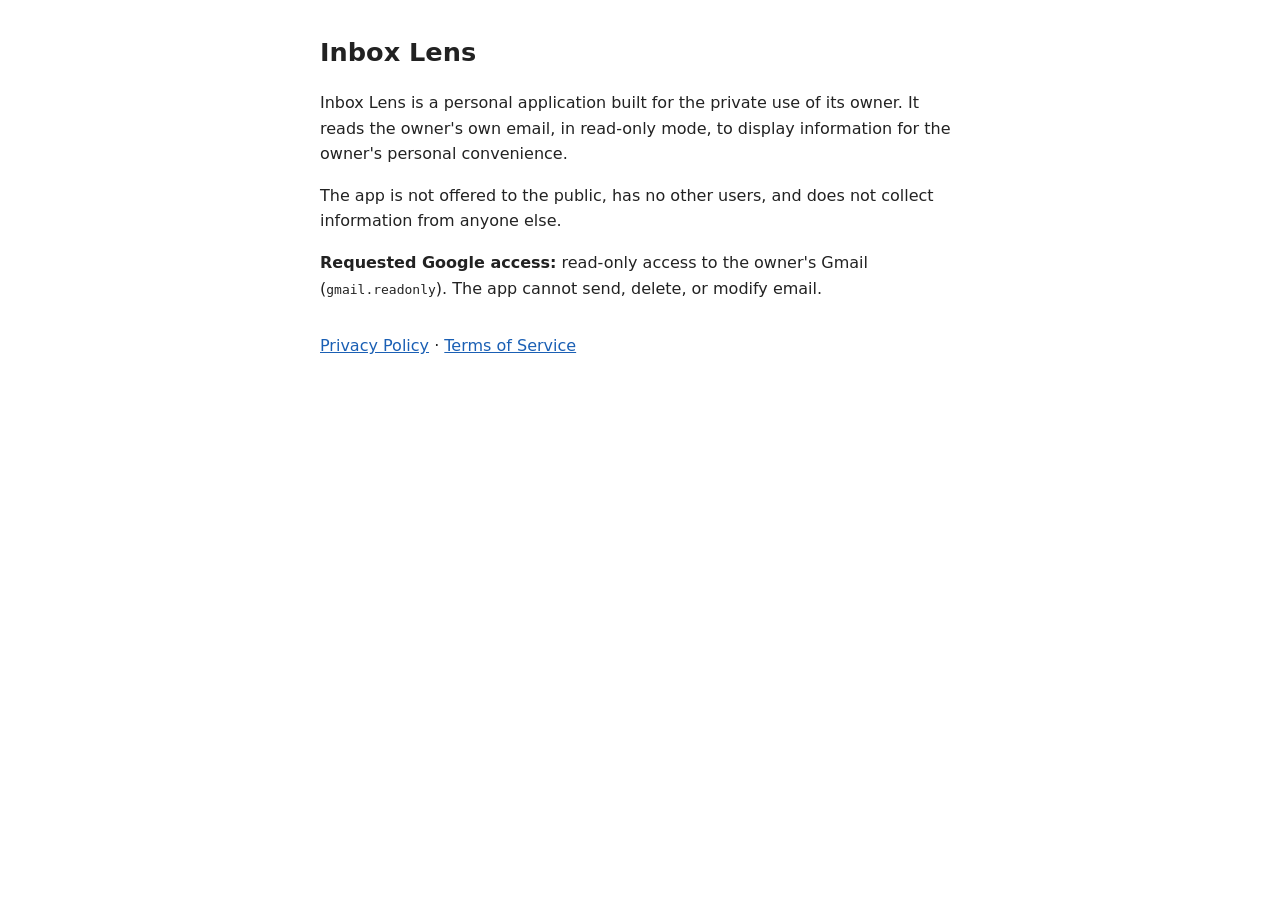
<file: index.html>
<!DOCTYPE html>
<html lang="en">
<head>
<meta charset="utf-8">
<meta name="viewport" content="width=device-width, initial-scale=1">
<meta name="robots" content="noindex, nofollow">
<meta name="referrer" content="no-referrer">
<title>Inbox Lens</title>
<link rel="stylesheet" href="style.css">
</head>
<body>
<h1>Inbox Lens</h1>
<p>Inbox Lens is a personal application built for the private use of its owner. It reads the owner's own email, in read-only mode, to display information for the owner's personal convenience.</p>
<p>The app is not offered to the public, has no other users, and does not collect information from anyone else.</p>
<p><strong>Requested Google access:</strong> read-only access to the owner's Gmail (<code>gmail.readonly</code>). The app cannot send, delete, or modify email.</p>
<nav><a href="privacy.html">Privacy Policy</a> &middot; <a href="terms.html">Terms of Service</a></nav>
</body>
</html>
</file>
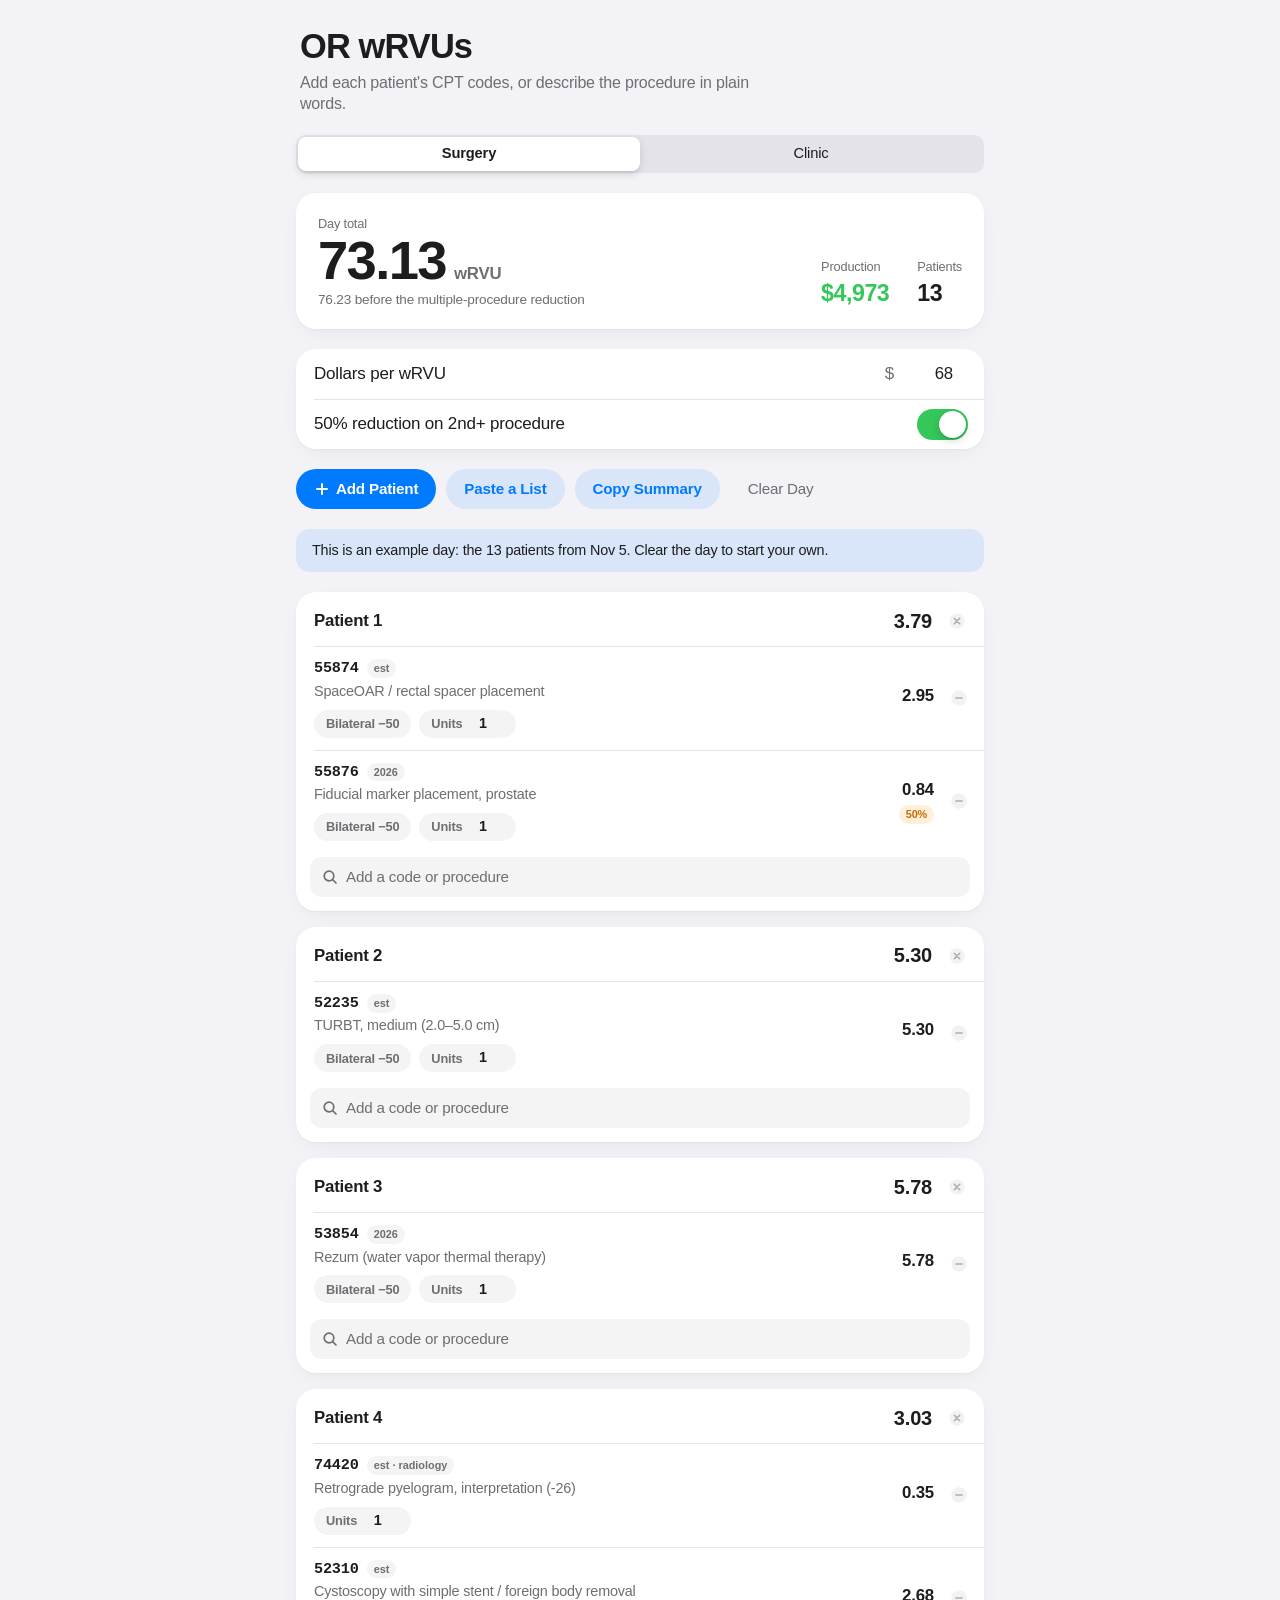
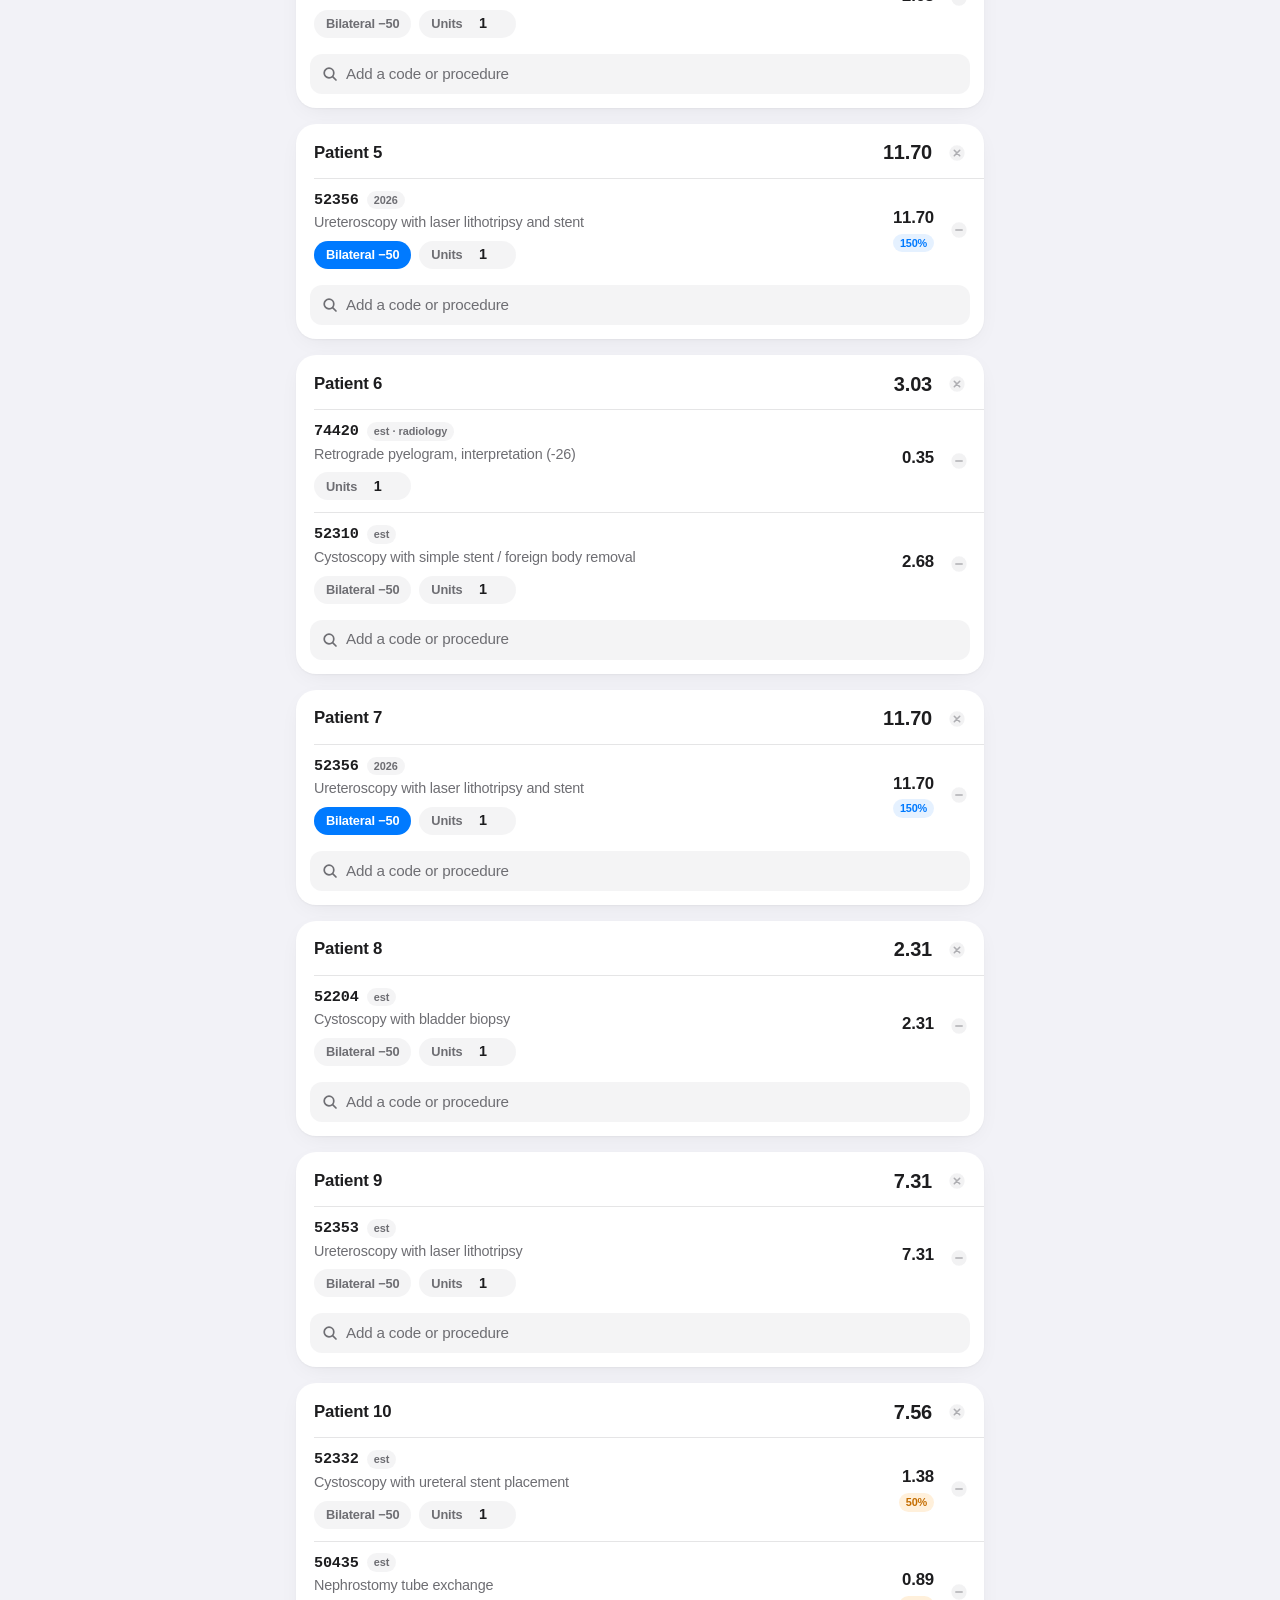
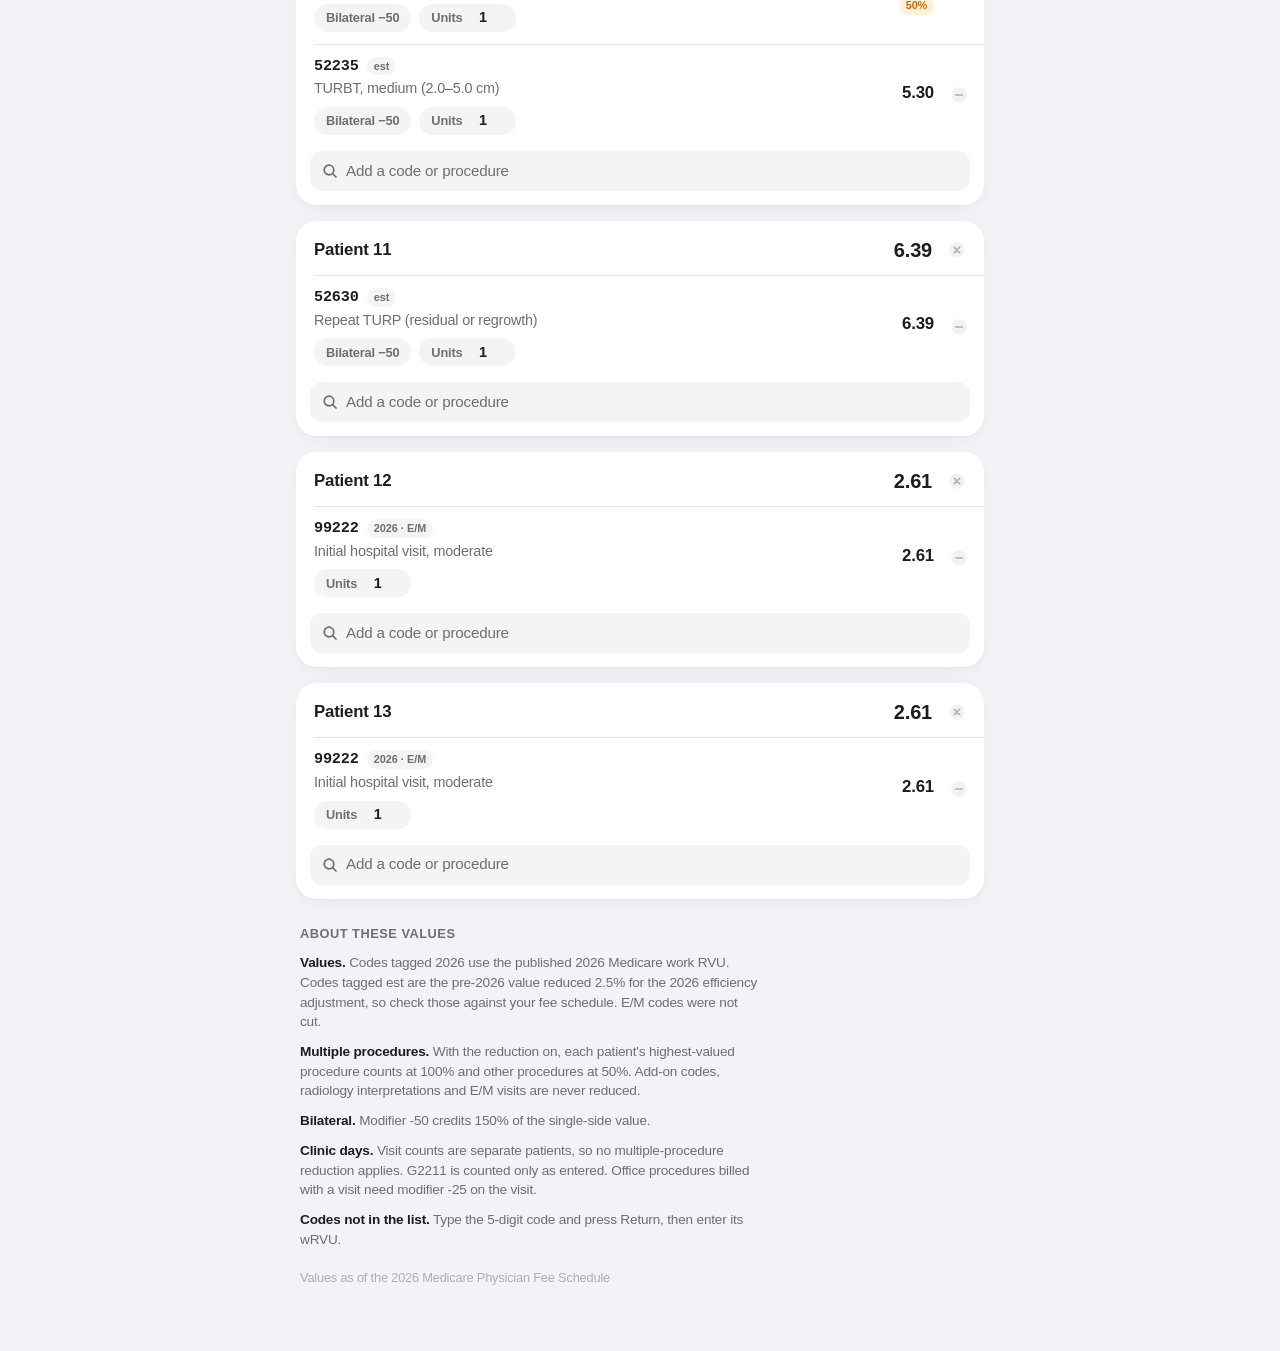
<file: wrvu/index.html>
<!doctype html>
<html lang="en">
<head>
<meta charset="utf-8">
<meta name="viewport" content="width=device-width, initial-scale=1, viewport-fit=cover">
<title>OR wRVUs</title>
<meta name="description" content="Estimate a surgery day's work RVU total from CPT codes or procedure descriptions.">
<meta name="robots" content="noindex">
<link rel="manifest" href="manifest.webmanifest">
<link rel="icon" type="image/png" sizes="192x192" href="icons/icon-192.png">
<link rel="apple-touch-icon" href="icons/apple-touch-icon.png">
<meta name="apple-mobile-web-app-capable" content="yes">
<meta name="mobile-web-app-capable" content="yes">
<meta name="apple-mobile-web-app-title" content="OR wRVUs">
<meta name="apple-mobile-web-app-status-bar-style" content="default">
<meta name="theme-color" content="#f2f2f7" media="(prefers-color-scheme: light)">
<meta name="theme-color" content="#000000" media="(prefers-color-scheme: dark)">
<style>
/* Layout: iOS inset-grouped column — large title, summary card, settings group, patient cards; frosted compact bar appears on scroll */
:root{
  color-scheme:light;
  padding-top:env(safe-area-inset-top,0px);padding-bottom:env(safe-area-inset-bottom,0px);
  --bg:#f2f2f7; --card:#ffffff; --elev:#ffffff;
  --fg:#1d1d1f; --secondary:#6e6e73; --tertiary:#aeaeb2;
  --separator:rgba(60,60,67,.13); --fill:rgba(118,118,128,.12); --fill-2:rgba(118,118,128,.08);
  --accent:#007aff; --accent-tint:rgba(0,122,255,.1); --on-accent:#ffffff;
  --orange:#c46d00; --orange-tint:rgba(255,149,0,.14);
  --red:#ff3b30; --green:#34c759;
  --bar:rgba(249,249,251,.78);
  --shadow:0 1px 2px rgba(0,0,0,.04),0 6px 24px -8px rgba(0,0,0,.08);
  --sans:-apple-system,BlinkMacSystemFont,"SF Pro Text","Segoe UI",Roboto,"Helvetica Neue",Arial,sans-serif;
  --display:-apple-system,BlinkMacSystemFont,"SF Pro Display","Segoe UI",Roboto,"Helvetica Neue",Arial,sans-serif;
  --rounded:ui-rounded,"SF Pro Rounded",-apple-system,BlinkMacSystemFont,"Segoe UI",Roboto,sans-serif;
  --mono:ui-monospace,"SF Mono",SFMono-Regular,Menlo,Consolas,monospace;
  --r-card:20px; --r-ctl:12px;
  --seg-on:#ffffff; --seg-shadow:0 3px 8px rgba(0,0,0,.12),0 3px 1px rgba(0,0,0,.04);
}
@media (prefers-color-scheme: dark){:root:not([data-theme="light"]){
  --bg:#000000; --card:#1c1c1e; --elev:#2c2c2e;
  --fg:#f5f5f7; --secondary:#98989f; --tertiary:#636366;
  --separator:rgba(84,84,88,.55); --fill:rgba(118,118,128,.24); --fill-2:rgba(118,118,128,.16);
  --accent:#0a84ff; --accent-tint:rgba(10,132,255,.18); --on-accent:#ffffff;
  --orange:#ffb340; --orange-tint:rgba(255,159,10,.18);
  --red:#ff453a; --green:#30d158;
  --bar:rgba(28,28,30,.72);
  --shadow:0 0 0 1px rgba(255,255,255,.03);
  --seg-on:#636366; --seg-shadow:0 3px 8px rgba(0,0,0,.3);
  color-scheme:dark}}
:root[data-theme="dark"]{
  --bg:#000000; --card:#1c1c1e; --elev:#2c2c2e;
  --fg:#f5f5f7; --secondary:#98989f; --tertiary:#636366;
  --separator:rgba(84,84,88,.55); --fill:rgba(118,118,128,.24); --fill-2:rgba(118,118,128,.16);
  --accent:#0a84ff; --accent-tint:rgba(10,132,255,.18); --on-accent:#ffffff;
  --orange:#ffb340; --orange-tint:rgba(255,159,10,.18);
  --red:#ff453a; --green:#30d158;
  --bar:rgba(28,28,30,.72);
  --shadow:0 0 0 1px rgba(255,255,255,.03);
  --seg-on:#636366; --seg-shadow:0 3px 8px rgba(0,0,0,.3);
  color-scheme:dark}

*{box-sizing:border-box;-webkit-tap-highlight-color:transparent}
html{-webkit-text-size-adjust:100%}
body{margin:0;background:var(--bg);color:var(--fg);font-family:var(--sans);font-size:17px;line-height:1.35;letter-spacing:-.011em;-webkit-font-smoothing:antialiased}
[hidden]{display:none!important}
button,input,select,textarea{font:inherit;color:inherit;letter-spacing:inherit}
button{cursor:pointer;border:0;background:none;padding:0}
:focus-visible{outline:3px solid var(--accent-tint);outline-offset:2px;border-radius:10px}
.num{font-variant-numeric:tabular-nums}

.wrap{max-width:720px;margin:0 auto;padding-left:max(16px,env(safe-area-inset-left,0px));padding-right:max(16px,env(safe-area-inset-right,0px));padding-block:28px 64px;display:flex;flex-direction:column;gap:20px}
.card{background:var(--card);border-radius:var(--r-card);box-shadow:var(--shadow)}

/* large title */
.hero{padding:0 4px;display:flex;flex-direction:column;gap:6px}
h1{font-family:var(--display);font-size:2.15rem;font-weight:700;letter-spacing:-.025em;margin:0;line-height:1.1}
.sub{margin:0;color:var(--secondary);font-size:1rem;max-width:52ch}

/* frosted compact bar */
.topbar{position:fixed;inset:0 0 auto;z-index:30;padding-top:env(safe-area-inset-top,0px);background:var(--bar);-webkit-backdrop-filter:saturate(180%) blur(20px);backdrop-filter:saturate(180%) blur(20px);border-bottom:.5px solid var(--separator);transform:translateY(-100%);opacity:0;transition:transform .28s cubic-bezier(.2,.8,.2,1),opacity .2s;pointer-events:none}
.topbar.show{transform:none;opacity:1;pointer-events:auto}
.topbar-in{max-width:720px;margin:0 auto;padding-left:max(20px,env(safe-area-inset-left,0px));padding-right:max(20px,env(safe-area-inset-right,0px));padding-block:11px;display:flex;align-items:baseline;justify-content:space-between;gap:12px}
.tb-title{font-weight:600;font-size:1rem}
.tb-stats{font-family:var(--rounded);font-variant-numeric:tabular-nums;color:var(--secondary);font-size:.95rem;white-space:nowrap}
.tb-stats b{color:var(--fg);font-weight:600}

/* summary */
.summary{padding:22px 22px 20px;display:flex;flex-wrap:wrap;gap:18px 24px;align-items:flex-end;justify-content:space-between}
.eyebrow{font-size:.8rem;font-weight:500;color:var(--secondary)}
.sum-main{display:flex;flex-direction:column;gap:2px;min-width:0}
.big{display:flex;align-items:baseline;gap:8px}
.big #tot{font-family:var(--rounded);font-size:3.4rem;font-weight:700;letter-spacing:-.03em;line-height:1;font-variant-numeric:tabular-nums}
.big .unit{font-family:var(--rounded);font-size:1.05rem;font-weight:600;color:var(--secondary)}
.alt{font-size:.85rem;color:var(--secondary);min-height:1.2em;font-variant-numeric:tabular-nums}
.sum-side{display:flex;gap:28px}
.kv{display:flex;flex-direction:column;gap:2px}
.kv-v{font-family:var(--rounded);font-size:1.45rem;font-weight:600;letter-spacing:-.02em;font-variant-numeric:tabular-nums}
.kv-v.money{color:var(--green)}

/* grouped settings */
.group{overflow:hidden}
.row{display:flex;align-items:center;justify-content:space-between;gap:12px;min-height:50px;padding:8px 16px 8px 18px;position:relative}
.row+.row::before{content:"";position:absolute;top:0;left:18px;right:0;border-top:.5px solid var(--separator)}
.rate-wrap{display:flex;align-items:center;gap:2px;color:var(--secondary)}
.rate{width:72px;text-align:right;border:0;background:transparent;font-family:var(--rounded);font-size:1.05rem;font-variant-numeric:tabular-nums;color:var(--fg);padding:4px 0}
.rate:focus{outline:none;color:var(--accent)}
.switch{appearance:none;-webkit-appearance:none;flex:none;width:51px;height:31px;border-radius:999px;background:var(--fill);position:relative;cursor:pointer;transition:background .2s;margin:0}
.switch::after{content:"";position:absolute;top:2px;left:2px;width:27px;height:27px;border-radius:50%;background:#fff;box-shadow:0 3px 8px rgba(0,0,0,.15),0 1px 1px rgba(0,0,0,.16);transition:transform .22s cubic-bezier(.2,.8,.2,1)}
.switch:checked{background:var(--green)}
.switch:checked::after{transform:translateX(20px)}

/* actions */
.actions{display:flex;flex-wrap:wrap;gap:10px}
.btn{height:40px;padding:0 18px;border-radius:999px;font-size:.95rem;font-weight:600;background:var(--accent-tint);color:var(--accent);display:inline-flex;align-items:center;gap:6px;transition:transform .12s,filter .15s}
.btn:active{transform:scale(.97)}
.btn.primary{background:var(--accent);color:var(--on-accent)}
.btn.plain{background:transparent;color:var(--secondary);font-weight:500}
.btn.plain.armed{color:var(--red)}
.btn svg{width:16px;height:16px}

.paste{padding:16px;display:flex;flex-direction:column;gap:12px}
.paste textarea{width:100%;min-height:130px;border:0;border-radius:var(--r-ctl);background:var(--fill-2);padding:12px 14px;font-family:var(--mono);font-size:.85rem;line-height:1.5;resize:vertical}
.paste textarea:focus{outline:none;box-shadow:0 0 0 3px var(--accent-tint)}
.hint{font-size:.85rem;color:var(--secondary)}
.callout{font-size:.9rem;background:var(--accent-tint);color:var(--fg);border-radius:14px;padding:12px 16px}

/* patients */
.list{display:flex;flex-direction:column;gap:16px}
.pt{overflow:visible}
.pt-head{display:flex;align-items:center;gap:10px;padding:14px 12px 10px 18px}
.pt-label{flex:1;min-width:0;border:0;background:transparent;font-weight:600;font-size:1.05rem;padding:2px 0;color:var(--fg)}
.pt-label::placeholder{color:var(--fg);opacity:1}
.pt-label:focus{outline:none}
.pt-label:focus::placeholder{color:var(--tertiary)}
.pt-total{font-family:var(--rounded);font-weight:700;font-size:1.25rem;font-variant-numeric:tabular-nums;letter-spacing:-.01em}
.icon-btn{width:30px;height:30px;border-radius:50%;display:inline-flex;align-items:center;justify-content:center;color:var(--tertiary);flex:none;transition:color .15s,background .15s}
.icon-btn:hover{color:var(--red);background:var(--fill-2)}
.icon-btn svg{width:18px;height:18px}
.lines{list-style:none;margin:0;padding:0}
.line{display:grid;grid-template-columns:1fr auto auto;gap:4px 10px;align-items:center;padding:12px 10px 12px 18px;position:relative}
.line::before{content:"";position:absolute;top:0;left:18px;right:0;border-top:.5px solid var(--separator)}
.l-main{min-width:0;display:flex;flex-direction:column;gap:3px}
.l-code{display:flex;align-items:center;gap:8px;font-family:var(--mono);font-weight:600;font-size:.95rem}
.tag{font-family:var(--sans);font-size:.68rem;font-weight:600;color:var(--secondary);background:var(--fill-2);padding:2px 7px;border-radius:999px;letter-spacing:0}
.l-desc{font-size:.9rem;color:var(--secondary);line-height:1.3}
.l-ctrl{display:flex;flex-wrap:wrap;gap:8px;margin-top:6px;align-items:center}
.pill-toggle{height:28px;padding:0 12px;border-radius:999px;font-size:.8rem;font-weight:600;background:var(--fill-2);color:var(--secondary);transition:background .15s,color .15s}
.pill-toggle.on{background:var(--accent);color:var(--on-accent)}
.units-wrap{display:inline-flex;align-items:center;gap:6px;height:28px;padding:0 4px 0 12px;border-radius:999px;background:var(--fill-2);font-size:.8rem;font-weight:600;color:var(--secondary)}
.units,.custom{width:44px;border:0;background:transparent;font-family:var(--rounded);font-variant-numeric:tabular-nums;text-align:center;font-size:.9rem;color:var(--fg);padding:2px 0}
.custom{width:64px;background:var(--fill-2);border-radius:8px;padding:4px 6px;margin-top:2px}
.units:focus,.custom:focus{outline:none;color:var(--accent)}
.l-val{display:flex;flex-direction:column;align-items:flex-end;gap:4px;font-family:var(--rounded);font-weight:600;font-size:1.05rem;font-variant-numeric:tabular-nums;white-space:nowrap}
.chips{display:flex;gap:4px}
.chip{font-family:var(--sans);font-size:.68rem;font-weight:600;padding:2px 7px;border-radius:999px}
.chip.half{background:var(--orange-tint);color:var(--orange)}
.chip.bil{background:var(--accent-tint);color:var(--accent)}

.add{position:relative;padding:4px 14px 14px}
.search{display:flex;align-items:center;gap:8px;height:40px;padding:0 12px;border-radius:var(--r-ctl);background:var(--fill-2);color:var(--secondary);transition:box-shadow .15s}
.search:focus-within{box-shadow:0 0 0 3px var(--accent-tint)}
.search svg{width:16px;height:16px;flex:none}
.search input{flex:1;min-width:0;border:0;background:transparent;font-size:.95rem;color:var(--fg);padding:0}
.search input::placeholder{color:var(--secondary)}
.search input:focus{outline:none}
.sugg{position:absolute;left:14px;right:14px;top:calc(100% - 8px);z-index:20;list-style:none;margin:0;padding:6px;background:var(--elev);border-radius:16px;box-shadow:0 0 0 .5px var(--separator),0 18px 48px -12px rgba(0,0,0,.28);max-height:320px;overflow-y:auto}
.sugg li{display:flex;gap:12px;align-items:baseline;padding:10px 12px;border-radius:10px;cursor:pointer;font-size:.9rem}
.sugg li.on,.sugg li:hover{background:var(--accent-tint)}
.sugg .c{font-family:var(--mono);font-weight:600;min-width:52px}
.sugg .d{flex:1;min-width:0;color:var(--fg)}
.sugg .w{font-family:var(--rounded);color:var(--secondary);font-variant-numeric:tabular-nums}

.empty{padding:40px 24px;text-align:center;color:var(--secondary);display:flex;flex-direction:column;gap:6px;align-items:center}
.empty b{color:var(--fg);font-size:1.05rem}

.notes{padding:0 4px;display:flex;flex-direction:column;gap:10px;font-size:.85rem;color:var(--secondary);line-height:1.45;max-width:62ch}
.notes h2{font-size:.8rem;font-weight:600;text-transform:uppercase;letter-spacing:.04em;color:var(--secondary);margin:6px 0 0}
.notes p{margin:0}
.notes b{color:var(--fg);font-weight:600}
.asof{font-size:.8rem;color:var(--tertiary);padding:0 4px;margin:0}

.toast,.update{position:fixed;left:50%;transform:translateX(-50%);bottom:calc(20px + env(safe-area-inset-bottom,0px));z-index:40;background:var(--bar);-webkit-backdrop-filter:saturate(180%) blur(20px);backdrop-filter:saturate(180%) blur(20px);color:var(--fg);box-shadow:0 0 0 .5px var(--separator),0 12px 36px -10px rgba(0,0,0,.3);border-radius:999px;font-size:.9rem;font-weight:500;max-width:calc(100% - 32px)}
.toast{padding:10px 18px}
.update{display:flex;gap:12px;align-items:center;padding:6px 6px 6px 18px}
.update button{height:32px;padding:0 14px;border-radius:999px;background:var(--accent);color:var(--on-accent);font-weight:600;font-size:.85rem}


/* surgery / clinic switcher */
.seg{display:grid;grid-template-columns:1fr 1fr;padding:2px;border-radius:10px;background:var(--fill);position:relative}
.seg button{position:relative;z-index:1;height:34px;border-radius:8px;font-size:.92rem;font-weight:500;color:var(--fg);transition:background .2s,box-shadow .2s}
.seg button[aria-selected="true"]{background:var(--seg-on);box-shadow:var(--seg-shadow);font-weight:600}
/* clinic counters */
.clinic{display:flex;flex-direction:column;gap:20px}
.grp-title{font-size:.8rem;font-weight:600;text-transform:uppercase;letter-spacing:.04em;color:var(--secondary);margin:0 0 -12px 18px;display:flex;justify-content:space-between;padding-right:18px}
.grp-title span:last-child{font-family:var(--rounded);text-transform:none;letter-spacing:0;font-variant-numeric:tabular-nums}
.crow{display:grid;grid-template-columns:1fr auto auto;align-items:center;gap:12px;min-height:58px;padding:9px 12px 9px 18px;position:relative}
.crow+.crow::before{content:"";position:absolute;top:0;left:18px;right:0;border-top:.5px solid var(--separator)}
.c-main{min-width:0;display:flex;flex-direction:column;gap:1px}
.c-code{font-family:var(--mono);font-weight:600;font-size:.95rem}
.c-desc{font-size:.85rem;color:var(--secondary)}
.c-sub{font-family:var(--rounded);font-size:.95rem;font-weight:600;font-variant-numeric:tabular-nums;color:var(--secondary);min-width:3.4em;text-align:right}
.c-sub.has{color:var(--fg)}
.stepper{display:flex;align-items:center;gap:6px}
.count{width:46px;height:34px;border:0;border-radius:9px;background:transparent;text-align:center;font-family:var(--rounded);font-size:1.15rem;font-weight:600;font-variant-numeric:tabular-nums;color:var(--fg);padding:0}
.count:focus{outline:none;background:var(--fill-2);color:var(--accent)}
.count.zero{color:var(--tertiary)}
.steps{display:flex;background:var(--fill-2);border-radius:9px;height:34px;overflow:hidden}
.steps button{width:44px;display:flex;align-items:center;justify-content:center;color:var(--fg);transition:background .12s}
.steps button:active{background:var(--fill)}
.steps button+button{border-left:.5px solid var(--separator)}
.steps svg{width:14px;height:14px}
@media (max-width:420px){.crow{grid-template-columns:1fr auto;gap:6px 10px}.c-sub{grid-column:1;grid-row:2;text-align:left;font-size:.82rem;min-width:0}.stepper{grid-row:1/3;grid-column:2}}
@media (max-width:560px){
  .wrap{padding-block:16px 56px;gap:16px}
  h1{font-size:2.05rem}
  .summary{padding:18px}
  .big #tot{font-size:2.9rem}
  .sum-side{gap:24px}
  .line{grid-template-columns:1fr auto auto;padding-left:16px}
}
@media (display-mode: standalone){.wrap{padding-block:12px 56px}}
@media (prefers-reduced-motion:reduce){*{transition:none!important}}
</style>
</head>
<body>
<header class="topbar" id="topbar" aria-hidden="true">
  <div class="topbar-in">
    <span class="tb-title">OR wRVUs</span>
    <span class="tb-stats"><b id="tbTot">0.00</b> wRVU · <span id="tbDollars">$0</span> · <span id="tbPts">0</span> <span id="tbUnit">pts</span></span>
  </div>
</header>

<main class="wrap">
  <div class="hero">
    <h1>OR wRVUs</h1>
    <p class="sub" id="heroSub">Add each patient's CPT codes, or describe the procedure in plain words.</p>
  </div>

  <div class="seg" role="tablist" aria-label="Day type">
    <button role="tab" id="tab-surgery" data-tab="surgery" aria-selected="true" aria-controls="surgeryView">Surgery</button>
    <button role="tab" id="tab-clinic" data-tab="clinic" aria-selected="false" aria-controls="clinicView">Clinic</button>
  </div>

  <section class="summary card" id="summary" aria-live="polite">
    <div class="sum-main">
      <span class="eyebrow">Day total</span>
      <div class="big"><span id="tot">0.00</span><span class="unit">wRVU</span></div>
      <span class="alt" id="totAlt"></span>
    </div>
    <div class="sum-side">
      <div class="kv"><span class="eyebrow">Production</span><span class="kv-v money" id="dollars">$0</span></div>
      <div class="kv"><span class="eyebrow" id="countLabel">Patients</span><span class="kv-v" id="ptCount">0</span></div>
    </div>
  </section>

  <section class="group card" aria-label="Settings">
    <label class="row" for="rate"><span>Dollars per wRVU</span><span class="rate-wrap">$<input class="rate" id="rate" type="number" step="1" min="0" value="68" inputmode="decimal"></span></label>
    <label class="row" for="mppr" id="mpprRow"><span>50% reduction on 2nd+ procedure</span><input type="checkbox" id="mppr" class="switch" role="switch" checked></label>
  </section>

  <div class="clinic" id="clinicView" role="tabpanel" aria-labelledby="tab-clinic" hidden></div>

  <div id="surgeryView" role="tabpanel" aria-labelledby="tab-surgery" style="display:contents">
  <div class="actions">
    <button class="btn primary" id="addPt"><svg viewBox="0 0 16 16" aria-hidden="true"><path d="M8 3v10M3 8h10" stroke="currentColor" stroke-width="2" stroke-linecap="round" fill="none"/></svg>Add Patient</button>
    <button class="btn" id="togglePaste">Paste a List</button>
    <button class="btn" id="copy">Copy Summary</button>
    <button class="btn plain" id="clear">Clear Day</button>
  </div>

  <div class="paste card" id="pasteBox" hidden>
    <label for="pasteIn" class="hint">One patient per line. Use codes, descriptions, or both. Add -50 or the word "bilateral" next to a bilateral procedure.</label>
    <textarea id="pasteIn" placeholder="1. 55874, 55876&#10;2. TURBT medium&#10;3. rezum&#10;4. 52356-50&#10;5. ureteroscopy laser with stent bilateral, turp"></textarea>
    <div class="actions"><button class="btn primary" id="doPaste">Add Patients</button><button class="btn plain" id="cancelPaste">Cancel</button></div>
  </div>

  <div class="callout" id="exampleNote" hidden>This is an example day: the 13 patients from Nov 5. Clear the day to start your own.</div>

  <div class="list" id="list"></div>
  </div>

  <section class="notes">
    <h2>About these values</h2>
    <p><b>Values.</b> Codes tagged 2026 use the published 2026 Medicare work RVU. Codes tagged est are the pre-2026 value reduced 2.5% for the 2026 efficiency adjustment, so check those against your fee schedule. E/M codes were not cut.</p>
    <p><b>Multiple procedures.</b> With the reduction on, each patient's highest-valued procedure counts at 100% and other procedures at 50%. Add-on codes, radiology interpretations and E/M visits are never reduced.</p>
    <p><b>Bilateral.</b> Modifier -50 credits 150% of the single-side value.</p>
    <p><b>Clinic days.</b> Visit counts are separate patients, so no multiple-procedure reduction applies. G2211 is counted only as entered. Office procedures billed with a visit need modifier -25 on the visit.</p>
    <p><b>Codes not in the list.</b> Type the 5-digit code and press Return, then enter its wRVU.</p>
  </section>
  <p class="asof">Values as of the 2026 Medicare Physician Fee Schedule</p>
</main>

<div class="update" id="updateBar" role="status" hidden><span>Update available</span><button id="updateBtn">Refresh</button></div>

<script>
// [description, work RVU, source ('26' published 2026 | 'e' pre-2026 x 0.975), search keywords, type ('p' procedure | 'a' add-on | 'r' radiology | 'm' E/M)]
const C={
'52000':['Cystoscopy, diagnostic',1.49,'e','cysto cystourethroscopy office flexible','p'],
'52001':['Cystoscopy with clot evacuation',2.31,'e','cysto clot evac hematuria irrigation','p'],
'52005':['Cystoscopy with ureteral catheterization / retrograde',2.31,'e','cysto retrograde pyelogram rpg ureteral catheter','p'],
'52007':['Cystoscopy with retrograde and ureteral brush biopsy',2.94,'e','cysto brushing brush biopsy ureter','p'],
'52204':['Cystoscopy with bladder biopsy',2.31,'e','cysto bladder biopsy cold cup','p'],
'52214':['Cystoscopy with fulguration (trigone, bladder neck, prostatic fossa)',3.41,'e','fulguration cautery bleeding','p'],
'52224':['Cystoscopy with fulguration/resection of minor lesions (<0.5 cm)',3.06,'e','fulguration small tumor lesion','p'],
'52234':['TURBT, small (0.5–2.0 cm)',4.50,'26','turbt bladder tumor resection small','p'],
'52235':['TURBT, medium (2.0–5.0 cm)',5.30,'e','turbt bladder tumor resection medium','p'],
'52240':['TURBT, large (>5.0 cm)',7.31,'e','turbt bladder tumor resection large','p'],
'52265':['Cystoscopy with bladder hydrodistension, local anesthesia',2.87,'26','hydrodistension ic interstitial cystitis','p'],
'52281':['Cystoscopy with urethral dilation / calibration',2.68,'e','urethral dilation stricture meatotomy calibration','p'],
'52287':['Cystoscopy with Botox (chemodenervation) of bladder',3.12,'e','botox bladder injection oab chemodenervation','p'],
'52301':['Cystoscopy with resection/fulguration of ectopic ureterocele',5.36,'26','ureterocele','p'],
'52310':['Cystoscopy with simple stent / foreign body removal',2.68,'e','stent removal pull foreign body simple','p'],
'52315':['Cystoscopy with complicated stent / foreign body removal',5.07,'26','stent removal complex complicated encrusted foreign body','p'],
'52317':['Litholapaxy, simple (<2.5 cm)',6.54,'e','bladder stone litholapaxy cystolitholapaxy simple','p'],
'52318':['Litholapaxy, complicated or >2.5 cm',8.95,'e','bladder stone litholapaxy cystolitholapaxy complex large','p'],
'52320':['Cystoscopy with ureteral stone removal',4.57,'e','ureteral stone basket removal','p'],
'52325':['Cystoscopy with ureteral stone fragmentation',6.00,'e','ureteral stone fragmentation lithotripsy','p'],
'52330':['Cystoscopy with ureteral manipulation of stone',4.90,'e','stone manipulation push back','p'],
'52332':['Cystoscopy with ureteral stent placement',2.75,'e','stent placement insertion jj double j','p'],
'52334':['Cystoscopy with retrograde nephrostomy access',4.70,'e','retrograde nephrostomy access','p'],
'52351':['Ureteroscopy, diagnostic',5.61,'e','urs ureteroscopy diagnostic','p'],
'52352':['Ureteroscopy with stone removal/manipulation',6.58,'e','urs ureteroscopy basket stone removal extraction','p'],
'52353':['Ureteroscopy with laser lithotripsy',7.31,'e','urs ureteroscopy laser lithotripsy stone cvac','p'],
'52354':['Ureteroscopy with biopsy and/or fulguration',7.15,'e','urs ureteroscopy biopsy fulguration upper tract','p'],
'52355':['Ureteroscopy with resection of ureteral/renal tumor',8.78,'e','urs ureteroscopy tumor resection ablation utuc','p'],
'52356':['Ureteroscopy with laser lithotripsy and stent',7.80,'26','urs ureteroscopy laser lithotripsy stent stone cvac','p'],
'52441':['UroLift, first implant',3.90,'e','urolift prostatic urethral lift pul implant','p'],
'52442':['UroLift, each additional implant',0.98,'e','urolift additional implant','a'],
'52450':['TUIP (transurethral incision of prostate)',7.59,'e','tuip incision prostate','p'],
'52601':['TURP',12.83,'e','turp transurethral resection prostate','p'],
'52630':['Repeat TURP (residual or regrowth)',6.39,'e','turp repeat redo residual regrowth','p'],
'52640':['Transurethral resection of bladder neck contracture',4.61,'e','bladder neck contracture bnc','p'],
'52648':['GreenLight PVP (laser vaporization of prostate)',11.85,'e','greenlight pvp photovaporization laser prostate','p'],
'52649':['HoLEP (laser enucleation of prostate)',14.20,'e','holep enucleation laser prostate','p'],
'53854':['Rezum (water vapor thermal therapy)',5.78,'26','rezum water vapor steam prostate','p'],
'53852':['Prostate RF thermotherapy (TUNA)',5.78,'26','tuna radiofrequency thermotherapy','p'],
'50080':['PCNL, simple (≤2 cm)',12.10,'26','pcnl percutaneous nephrolithotomy simple','p'],
'50081':['PCNL, complex (>2 cm, staghorn, multiple)',20.39,'26','pcnl percutaneous nephrolithotomy complex staghorn','p'],
'50432':['Nephrostomy tube placement, percutaneous',4.14,'e','nephrostomy tube placement pcn','p'],
'50435':['Nephrostomy tube exchange',1.77,'e','nephrostomy tube exchange change pcn','p'],
'50590':['ESWL (shock wave lithotripsy)',9.53,'e','eswl swl shock wave lithotripsy','p'],
'54161':['Circumcision, surgical (older than 28 days)',4.48,'e','circumcision','p'],
'54520':['Orchiectomy, simple',5.17,'e','orchiectomy simple castration','p'],
'54640':['Orchiopexy, inguinal',7.54,'e','orchiopexy undescended testis','p'],
'55040':['Hydrocelectomy, unilateral',5.43,'e','hydrocele hydrocelectomy unilateral','p'],
'55041':['Hydrocelectomy, bilateral',8.51,'e','hydrocele hydrocelectomy bilateral','p'],
'55250':['Vasectomy',3.29,'e','vasectomy','p'],
'55706':['Prostate biopsy, transperineal template saturation',6.00,'e','prostate biopsy saturation template mapping transperineal','p'],
'55707':['Prostate biopsy, transrectal, ultrasound-guided',3.23,'e','prostate biopsy trus transrectal','p'],
'55709':['Prostate biopsy, transperineal, ultrasound-guided',3.23,'26','prostate biopsy tp transperineal','p'],
'55874':['SpaceOAR / rectal spacer placement',2.95,'e','spaceoar hydrogel spacer barrigel','p'],
'55875':['Transperineal needle placement for brachytherapy',13.12,'26','brachytherapy seeds needle','p'],
'55876':['Fiducial marker placement, prostate',1.69,'26','fiducial markers gold seeds','p'],
'55866':['Robotic radical prostatectomy',31.26,'e','robotic prostatectomy ralp radical laparoscopic','p'],
'54405':['Inflatable penile prosthesis (IPP)',14.16,'e','ipp penile prosthesis implant','p'],
'74420':['Retrograde pyelogram, interpretation (-26)',0.35,'e','retrograde pyelogram rpg imaging interpretation','r'],
'99202':['New patient visit, level 2',0.93,'26','office new visit','m'],
'99203':['New patient visit, level 3',1.60,'26','office new visit','m'],
'99204':['New patient visit, level 4',2.60,'26','office new visit','m'],
'99205':['New patient visit, level 5',3.50,'26','office new visit','m'],
'99212':['Established visit, level 2',0.70,'26','office follow up established','m'],
'99213':['Established visit, level 3',1.30,'26','office follow up established','m'],
'99214':['Established visit, level 4',1.92,'26','office follow up established','m'],
'99215':['Established visit, level 5',2.80,'26','office follow up established','m'],
'99221':['Initial hospital visit, low',1.63,'26','hospital admit inpatient consult initial','m'],
'99222':['Initial hospital visit, moderate',2.61,'26','hospital admit inpatient consult initial','m'],
'99223':['Initial hospital visit, high',3.50,'26','hospital admit inpatient consult initial','m'],
'99231':['Subsequent hospital visit, low',1.00,'26','hospital rounding subsequent','m'],
'99232':['Subsequent hospital visit, moderate',1.59,'26','hospital rounding subsequent','m'],
'99233':['Subsequent hospital visit, high',2.40,'26','hospital rounding subsequent','m'],
'G2211':['Visit complexity add-on (Medicare)',0.33,'26','g2211 complexity longitudinal add-on','a']
};
const TYPE_LABEL={a:'add-on',r:'radiology',m:'E/M'};
const EXAMPLE=[
 [['55874'],['55876']],[['52235']],[['53854']],[['74420'],['52310']],[['52356',1]],
 [['74420'],['52310']],[['52356',1]],[['52204']],[['52353']],[['52332'],['50435'],['52235']],
 [['52630']],[['99222']],[['99222']]];

let uid=1;
const mkLine=(code,bil=false,units=1,custom=null)=>({id:uid++,code,bil,units,custom});
const mkPt=(lines=[],label='')=>({id:uid++,label,lines});
let S={rate:68,mppr:true,example:false,patients:[],tab:'surgery',clinic:{}};
const CLINIC=[
 {title:'New patients',codes:['99202','99203','99204','99205'],visit:true},
 {title:'Established patients',codes:['99212','99213','99214','99215'],visit:true},
 {title:'Add-on',codes:['G2211']},
 {title:'Office procedures',codes:['52000','52310','52287','55250']}];
const CLINIC_DESC={'99202':'Level 2','99203':'Level 3','99204':'Level 4','99205':'Level 5','99212':'Level 2','99213':'Level 3','99214':'Level 4','99215':'Level 5','G2211':'Visit complexity (Medicare)','52000':'Cystoscopy','52310':'Cysto with stent removal','52287':'Bladder Botox','55250':'Vasectomy'};

function load(){
  try{const raw=localStorage.getItem('wrvu-day-v1'); if(raw){const s=JSON.parse(raw); if(s&&Array.isArray(s.patients)){S=Object.assign({tab:'surgery',clinic:{}},s); S.patients.forEach(p=>{uid=Math.max(uid,p.id+1);p.lines.forEach(l=>uid=Math.max(uid,l.id+1))}); return;}}}catch(e){}
  S.tab='surgery'; S.clinic={};
  S.example=true;
  S.patients=EXAMPLE.map(ls=>mkPt(ls.map(([c,b])=>mkLine(c,!!b))));
}
function save(){try{localStorage.setItem('wrvu-day-v1',JSON.stringify(S))}catch(e){}}

function base(l){
  const c=C[l.code]; const w=c?c[1]:(parseFloat(l.custom)||0);
  return w*(Math.max(0,+l.units||0))*(l.bil?1.5:1);
}
function typeOf(l){return C[l.code]?C[l.code][4]:'p'}
function calc(p){
  const rows=p.lines.map(l=>({l,b:base(l),f:1}));
  const elig=rows.filter(r=>typeOf(r.l)==='p').sort((a,b)=>b.b-a.b);
  if(S.mppr) elig.slice(1).forEach(r=>r.f=.5);
  const full=rows.reduce((s,r)=>s+r.b,0);
  const total=rows.reduce((s,r)=>s+r.b*r.f,0);
  return {rows,total,full};
}

const $=s=>document.querySelector(s);
const esc=s=>String(s).replace(/[&<>"]/g,c=>({'&':'&amp;','<':'&lt;','>':'&gt;','"':'&quot;'}[c]));
const f2=n=>n.toFixed(2);
const money=n=>'$'+Math.round(n).toLocaleString();

function search(q){
  q=q.trim().toLowerCase(); if(!q) return [];
  const m=q.match(/^([0-9g]\d{0,4})/i);
  const out=[];
  if(m&&/^\d|^g\d/i.test(q)){
    for(const k in C) if(k.toLowerCase().startsWith(m[1].toLowerCase())) out.push([k,100-k.length]);
  }
  const words=q.replace(/[^a-z0-9 ]/g,' ').split(/\s+/).filter(w=>w&&!['with','and','w','the','of','a'].includes(w));
  if(words.length&&!/^\d{3,5}$/.test(q)){
    for(const k in C){
      const hay=(k+' '+C[k][0]+' '+C[k][3]).toLowerCase();
      let hits=0; for(const w of words) if(hay.includes(w)) hits++;
      if(hits===words.length) out.push([k,50+hits-(C[k][0].length/200)]);
      else if(hits>0&&hits>=words.length-1&&words.length>2) out.push([k,20+hits]);
    }
  }
  const seen=new Set();
  return out.sort((a,b)=>b[1]-a[1]).map(x=>x[0]).filter(k=>!seen.has(k)&&seen.add(k)).slice(0,8);
}

const ICON_X='<svg viewBox="0 0 20 20" aria-hidden="true"><circle cx="10" cy="10" r="8.5" fill="currentColor" opacity=".16"/><path d="M7 7l6 6M13 7l-6 6" stroke="currentColor" stroke-width="1.8" stroke-linecap="round"/></svg>';
const ICON_MINUS='<svg viewBox="0 0 20 20" aria-hidden="true"><circle cx="10" cy="10" r="8.5" fill="currentColor" opacity=".16"/><path d="M6.5 10h7" stroke="currentColor" stroke-width="1.8" stroke-linecap="round"/></svg>';
const ICON_SEARCH='<svg viewBox="0 0 16 16" aria-hidden="true"><circle cx="7" cy="7" r="4.8" stroke="currentColor" stroke-width="1.7" fill="none"/><path d="M10.6 10.6l3.4 3.4" stroke="currentColor" stroke-width="1.7" stroke-linecap="round"/></svg>';

function render(){
  const ae=document.activeElement, aid=ae&&ae.id, sel=ae&&ae.selectionStart;
  $('#rate').value=S.rate; $('#mppr').checked=S.mppr;
  $('#exampleNote').hidden=!S.example;
  const list=$('#list');
  if(!S.patients.length){list.innerHTML='<div class="empty card"><b>No patients yet</b><span>Tap Add Patient, or paste the day\'s list of cases.</span></div>';}
  else list.innerHTML=S.patients.map((p,i)=>{
    const r=calc(p);
    const rows=r.rows.map(({l,b,f})=>{
      const c=C[l.code]; const t=typeOf(l);
      const tag=c?`<span class="tag">${c[2]==='26'?'2026':'est'}${TYPE_LABEL[t]?' · '+TYPE_LABEL[t]:''}</span>`:'<span class="tag">custom</span>';
      const desc=c?`<div class="l-desc">${esc(c[0])}</div>`
        :`<div class="l-desc">Not in the code list. Enter its wRVU:</div><input class="custom" id="cu-${l.id}" data-l="${l.id}" type="number" step="0.01" min="0" inputmode="decimal" value="${l.custom??''}" aria-label="wRVU for ${esc(l.code)}">`;
      const canBil=t==='p';
      return `<li class="line">
        <div class="l-main">
          <div class="l-code">${esc(l.code)}${tag}</div>
          ${desc}
          <div class="l-ctrl">
            ${canBil?`<button class="pill-toggle ${l.bil?'on':''}" id="bi-${l.id}" data-bil="${l.id}" aria-pressed="${l.bil}">Bilateral −50</button>`:''}
            <label class="units-wrap" for="un-${l.id}">Units<input class="units" id="un-${l.id}" data-units="${l.id}" type="number" min="0" step="1" inputmode="numeric" value="${l.units}"></label>
          </div>
        </div>
        <div class="l-val"><span>${f2(b*f)}</span><span class="chips">${l.bil?'<span class="chip bil">150%</span>':''}${f<1?'<span class="chip half">50%</span>':''}</span></div>
        <button class="icon-btn" data-rml="${p.id}:${l.id}" aria-label="Remove ${esc(l.code)}">${ICON_MINUS}</button>
      </li>`;
    }).join('');
    return `<article class="pt card">
      <div class="pt-head">
        <input class="pt-label" id="lb-${p.id}" data-label="${p.id}" value="${esc(p.label)}" placeholder="Patient ${i+1}" aria-label="Patient label">
        <span class="pt-total">${f2(r.total)}</span>
        <button class="icon-btn" data-rmp="${p.id}" aria-label="Remove patient ${i+1}">${ICON_X}</button>
      </div>
      ${p.lines.length?`<ul class="lines">${rows}</ul>`:''}
      <div class="add"><label class="search" for="ad-${p.id}">${ICON_SEARCH}<input id="ad-${p.id}" data-add="${p.id}" autocomplete="off" enterkeyhint="done" placeholder="Add a code or procedure" aria-label="Add code to patient ${i+1}"></label><ul class="sugg" id="sg-${p.id}" hidden></ul></div>
    </article>`;
  }).join('');
  totals();
  if(aid){const el=document.getElementById(aid); if(el){el.focus(); try{if(sel!=null)el.setSelectionRange(sel,sel)}catch(e){}}}
  save();
}
function clinicCalc(){
  let t=0,visits=0,newV=0,estV=0;
  CLINIC.forEach((g,gi)=>g.codes.forEach(c=>{const n=Math.max(0,+S.clinic[c]||0); t+=n*C[c][1]; if(g.visit){visits+=n; if(gi===0)newV+=n; else estV+=n;}}));
  return {t,visits,newV,estV};
}
const ICON_PLUS='<svg viewBox="0 0 14 14" aria-hidden="true"><path d="M7 2v10M2 7h10" stroke="currentColor" stroke-width="1.8" stroke-linecap="round"/></svg>';
const ICON_DASH='<svg viewBox="0 0 14 14" aria-hidden="true"><path d="M2 7h10" stroke="currentColor" stroke-width="1.8" stroke-linecap="round"/></svg>';
function buildClinic(){
  $('#clinicView').innerHTML=CLINIC.map((g,gi)=>`<div><h2 class="grp-title"><span>${g.title}</span><span id="gsub-${gi}"></span></h2></div>
    <section class="group card">${g.codes.map(c=>`<div class="crow">
      <div class="c-main"><span class="c-code">${c}</span><span class="c-desc">${CLINIC_DESC[c]} · ${f2(C[c][1])}</span></div>
      <span class="c-sub" id="csub-${c}"></span>
      <div class="stepper"><input class="count" id="cn-${c}" data-count="${c}" type="number" min="0" step="1" inputmode="numeric" aria-label="Number of ${c}">
        <div class="steps"><button data-step="${c}" data-d="-1" aria-label="One fewer ${c}">${ICON_DASH}</button><button data-step="${c}" data-d="1" aria-label="One more ${c}">${ICON_PLUS}</button></div></div>
    </div>`).join('')}</section>`).join('')+
    `<div class="actions"><button class="btn" id="copyC">Copy Summary</button><button class="btn plain" id="clearC">Clear Day</button></div>`;
}
function updateClinic(){
  CLINIC.forEach((g,gi)=>{let gs=0; g.codes.forEach(c=>{
    const n=Math.max(0,+S.clinic[c]||0), v=n*C[c][1]; gs+=v;
    const inp=$('#cn-'+c); if(document.activeElement!==inp) inp.value=n; inp.classList.toggle('zero',!n);
    const sub=$('#csub-'+c); sub.textContent=n?f2(v):'—'; sub.classList.toggle('has',!!n);
  }); $('#gsub-'+gi).textContent=gs?f2(gs):'';});
}
function setTab(t){
  S.tab=t==='clinic'?'clinic':'surgery'; const cl=S.tab==='clinic';
  $('#tab-surgery').setAttribute('aria-selected',String(!cl)); $('#tab-clinic').setAttribute('aria-selected',String(cl));
  $('#clinicView').hidden=!cl; $('#surgeryView').hidden=cl; $('#mpprRow').hidden=cl;
  $('#heroSub').textContent=cl?'Enter how many of each visit level you saw today.':"Add each patient's CPT codes, or describe the procedure in plain words.";
  try{history.replaceState(null,'',cl?'#clinic':location.pathname)}catch(e){}
  totals(); save();
}
function totals(){
  if(S.tab==='clinic'){
    const r=clinicCalc(), d=money(r.t*(+S.rate||0));
    updateClinic();
    $('#tot').textContent=f2(r.t);
    $('#totAlt').textContent=r.visits?`${f2(r.t/r.visits)} per visit on average · ${r.newV} new, ${r.estV} established`:'';
    $('#dollars').textContent=d; $('#countLabel').textContent='Visits'; $('#ptCount').textContent=r.visits;
    $('#tbTot').textContent=f2(r.t); $('#tbDollars').textContent=d; $('#tbPts').textContent=r.visits; $('#tbUnit').textContent='visits';
    return;
  }
  $('#countLabel').textContent='Patients'; $('#tbUnit').textContent='pts';
  let t=0,full=0; S.patients.forEach(p=>{const r=calc(p); t+=r.total; full+=r.full});
  const d=money(t*(+S.rate||0));
  $('#tot').textContent=f2(t);
  $('#totAlt').textContent=S.mppr&&Math.abs(full-t)>.004?`${f2(full)} before the multiple-procedure reduction`:'';
  $('#dollars').textContent=d;
  $('#ptCount').textContent=S.patients.length;
  $('#tbTot').textContent=f2(t); $('#tbDollars').textContent=d; $('#tbPts').textContent=S.patients.length;
}
const pt=id=>S.patients.find(p=>p.id===+id);
function touch(){ if(S.example){S.example=false} }

function addCode(pid,code,bil=false){
  const p=pt(pid); if(!p) return; code=code.toUpperCase();
  p.lines.push(mkLine(code,bil)); touch(); render();
  const el=document.getElementById('ad-'+pid); if(el){el.value='';el.focus()}
}

// suggestion state
let sg={pid:null,items:[],on:0};
function showSugg(pid,q){
  const ul=document.getElementById('sg-'+pid); if(!ul) return;
  const items=search(q); sg={pid,items,on:0};
  const raw=q.trim();
  if(!items.length){
    if(/^(\d{5}|[a-z]\d{4})$/i.test(raw)){ul.innerHTML=`<li class="on" data-pick="${esc(raw.toUpperCase())}"><span class="c">${esc(raw.toUpperCase())}</span><span class="d">Add as custom code (enter wRVU)</span></li>`;sg.items=[raw.toUpperCase()];ul.hidden=false;}
    else ul.hidden=true; return;
  }
  ul.innerHTML=items.map((k,i)=>`<li class="${i===0?'on':''}" data-pick="${k}"><span class="c">${k}</span><span class="d">${esc(C[k][0])}</span><span class="w">${f2(C[k][1])}</span></li>`).join('');
  ul.hidden=false;
}
function hideSugg(){document.querySelectorAll('.sugg').forEach(u=>u.hidden=true); sg.pid=null}

document.addEventListener('input',e=>{
  const t=e.target;
  if(t.dataset.add){showSugg(t.dataset.add,t.value);return}
  if(t.dataset.label){const p=pt(t.dataset.label); p.label=t.value; touch(); save(); return}
  const lid=t.dataset.units||t.dataset.l;
  if(lid){
    for(const p of S.patients){const l=p.lines.find(x=>x.id===+lid); if(l){ if(t.dataset.units) l.units=t.value; else l.custom=t.value; }}
    touch(); render(); return;
  }
  if(t.dataset.count){S.clinic[t.dataset.count]=Math.max(0,parseInt(t.value,10)||0); totals(); save(); return}
  if(t.id==='rate'){S.rate=t.value; totals(); save()}
});
document.addEventListener('change',e=>{
  const t=e.target;
  if(t.id==='mppr'){S.mppr=t.checked; render()}
});
document.addEventListener('keydown',e=>{
  const t=e.target; if(!t.dataset||!t.dataset.add) return;
  const ul=document.getElementById('sg-'+t.dataset.add);
  if(e.key==='ArrowDown'||e.key==='ArrowUp'){
    if(!sg.items.length) return; e.preventDefault();
    sg.on=(sg.on+(e.key==='ArrowDown'?1:-1)+sg.items.length)%sg.items.length;
    [...ul.children].forEach((li,i)=>li.classList.toggle('on',i===sg.on));
  } else if(e.key==='Enter'){
    e.preventDefault();
    const v=t.value.trim(); if(!v) return;
    const bil=/(-|\s)50\b|bilat/i.test(v);
    const direct=v.match(/^([0-9]{5}|g\d{4})/i);
    if(direct&&!C[direct[1].toUpperCase()]&&!sg.items.length) return addCode(t.dataset.add,direct[1],bil);
    if(sg.items.length) addCode(t.dataset.add,sg.items[sg.on],bil&&typeOf({code:sg.items[sg.on]})==='p');
  } else if(e.key==='Escape') hideSugg();
});
document.addEventListener('focusin',e=>{if(e.target.dataset&&e.target.dataset.count){const el=e.target; setTimeout(()=>{try{el.select()}catch(_){}} ,0)}});
document.addEventListener('mousedown',e=>{
  const li=e.target.closest('[data-pick]');
  if(li){e.preventDefault(); addCode(sg.pid,li.dataset.pick); return}
  if(!e.target.closest('.add')) hideSugg();
});
document.addEventListener('click',e=>{
  const t=e.target.closest('button'); if(!t) return;
  if(t.dataset.tab){setTab(t.dataset.tab); return}
  if(t.dataset.step){const c=t.dataset.step; S.clinic[c]=Math.max(0,(+S.clinic[c]||0)+(+t.dataset.d)); totals(); save(); return}
  if(t.id==='copyC'){copyText(clinicSummary()); return}
  if(t.id==='clearC'){const reset=()=>{delete t.dataset.armed;t.textContent='Clear Day';t.classList.remove('armed')};
    if(t.dataset.armed){S.clinic={}; totals(); save(); reset(); return}
    t.dataset.armed='1'; t.textContent='Tap Again to Clear'; t.classList.add('armed'); setTimeout(()=>{if(t.dataset.armed)reset()},3000); return}
  if(t.dataset.bil){for(const p of S.patients){const l=p.lines.find(x=>x.id===+t.dataset.bil); if(l) l.bil=!l.bil} touch(); render(); return}
  if(t.dataset.rmp){S.patients=S.patients.filter(p=>p.id!==+t.dataset.rmp); touch(); render()}
  if(t.dataset.rml){const [pid,lid]=t.dataset.rml.split(':'); const p=pt(pid); p.lines=p.lines.filter(l=>l.id!==+lid); touch(); render()}
});

$('#addPt').onclick=()=>{
  if(S.example){S.patients=[];S.example=false}
  const p=mkPt(); S.patients.push(p); render(); document.getElementById('ad-'+p.id).focus();
};
$('#clear').onclick=()=>{
  const b=$('#clear');
  const reset=()=>{delete b.dataset.armed;b.textContent='Clear Day';b.classList.remove('armed')};
  if(b.dataset.armed){S.patients=[];S.example=false;render();reset();return}
  b.dataset.armed='1'; b.textContent='Tap Again to Clear'; b.classList.add('armed');
  setTimeout(()=>{if(b.dataset.armed)reset()},3000);
};
$('#togglePaste').onclick=()=>{const bx=$('#pasteBox'); bx.hidden=!bx.hidden; if(!bx.hidden) $('#pasteIn').focus()};
$('#cancelPaste').onclick=()=>{$('#pasteBox').hidden=true};
$('#doPaste').onclick=()=>{
  const lines=$('#pasteIn').value.split(/\n+/).map(s=>s.replace(/^\s*(pt\.?|patient)?\s*\d{1,2}[.)]\s*/i,'').trim()).filter(Boolean);
  if(!lines.length) return;
  if(S.example){S.patients=[];S.example=false}
  let unmatched=[];
  for(const line of lines){
    const p=mkPt();
    const segs=line.split(/[,;+]|\band\b(?=\s*\d)/i).map(s=>s.trim()).filter(Boolean);
    for(const seg of segs){
      const segBil=/bilat/i.test(seg);
      const codes=[...seg.matchAll(/\b(\d{5}|g\d{4})(?:\s*-\s*(50|26|59|xs|lt|rt))?/gi)];
      if(codes.length){codes.forEach(m=>{const c=m[1].toUpperCase(); p.lines.push(mkLine(c,(m[2]==='50'||segBil)&&(!C[c]||C[c][4]==='p')))}); continue}
      const q=seg.replace(/bilateral|bilat/ig,'').trim(); const hit=search(q)[0];
      if(hit) p.lines.push(mkLine(hit,segBil&&C[hit][4]==='p')); else unmatched.push(seg);
    }
    S.patients.push(p);
  }
  $('#pasteIn').value=''; $('#pasteBox').hidden=true; render();
  toast(unmatched.length?`Added ${lines.length} patients. Couldn't match: ${unmatched.slice(0,3).join(', ')}`:`Added ${lines.length} patients`);
};
$('#copy').onclick=async()=>{
  let t=0; const out=S.patients.map((p,i)=>{const r=calc(p); t+=r.total;
    return `${p.label||'Patient '+(i+1)}: `+r.rows.map(({l,b,f})=>`${l.code}${l.bil?'-50':''}${l.units!=1?' x'+l.units:''} (${f2(b*f)})`).join(' + ')+` = ${f2(r.total)}`});
  out.push(`Day total: ${f2(t)} wRVU (${money(t*(+S.rate||0))} at $${S.rate}/wRVU${S.mppr?', multiple-procedure reduction applied':''})`);
  copyText(out.join('\n'));
};
function clinicSummary(){
  const r=clinicCalc(), out=[];
  CLINIC.forEach(g=>g.codes.forEach(c=>{const n=+S.clinic[c]||0; if(n) out.push(`${c} x ${n} = ${f2(n*C[c][1])}`)}));
  out.push(`Clinic day total: ${f2(r.t)} wRVU over ${r.visits} visits (${money(r.t*(+S.rate||0))} at $${S.rate}/wRVU)`);
  return out.join('\n');
}
async function copyText(txt){
  try{await navigator.clipboard.writeText(txt); toast('Summary copied'); return}catch(e){}
  const ta=document.createElement('textarea'); ta.value=txt; ta.setAttribute('readonly',''); ta.style.cssText='position:fixed;top:0;left:0;opacity:0'; document.body.appendChild(ta); ta.select();
  let ok=false; try{ok=document.execCommand('copy')}catch(e){} ta.remove();
  toast(ok?'Summary copied':'Copy isn\'t available here');
}
function toast(m){const d=document.createElement('div');d.className='toast';d.textContent=m;document.body.appendChild(d);setTimeout(()=>d.remove(),2600)}

load(); buildClinic(); render();
setTab(location.hash==='#clinic'?'clinic':(S.tab||'surgery'));
window.addEventListener('hashchange',()=>setTab(location.hash==='#clinic'?'clinic':'surgery'));

// Compact frosted bar once the summary card scrolls away
try{
  const io=new IntersectionObserver(([en])=>{const show=!en.isIntersecting&&en.boundingClientRect.top<0; $('#topbar').classList.toggle('show',show); $('#topbar').setAttribute('aria-hidden',String(!show));},{threshold:0});
  io.observe($('#summary'));
}catch(e){}

// Offline support and update prompt
if('serviceWorker' in navigator){
  window.addEventListener('load',async()=>{
    try{
      const reg=await navigator.serviceWorker.register('sw.js');
      const show=w=>{ if(!w) return; $('#updateBar').hidden=false; $('#updateBtn').onclick=()=>w.postMessage('skipWaiting'); };
      if(reg.waiting&&navigator.serviceWorker.controller) show(reg.waiting);
      reg.addEventListener('updatefound',()=>{const nw=reg.installing; nw&&nw.addEventListener('statechange',()=>{ if(nw.state==='installed'&&navigator.serviceWorker.controller) show(nw); });});
      let reloaded=false;
      navigator.serviceWorker.addEventListener('controllerchange',()=>{ if(!reloaded){reloaded=true; location.reload();} });
      setInterval(()=>reg.update().catch(()=>{}),60*60*1000);
    }catch(e){}
  });
}
</script>
</body>
</html>
</file>
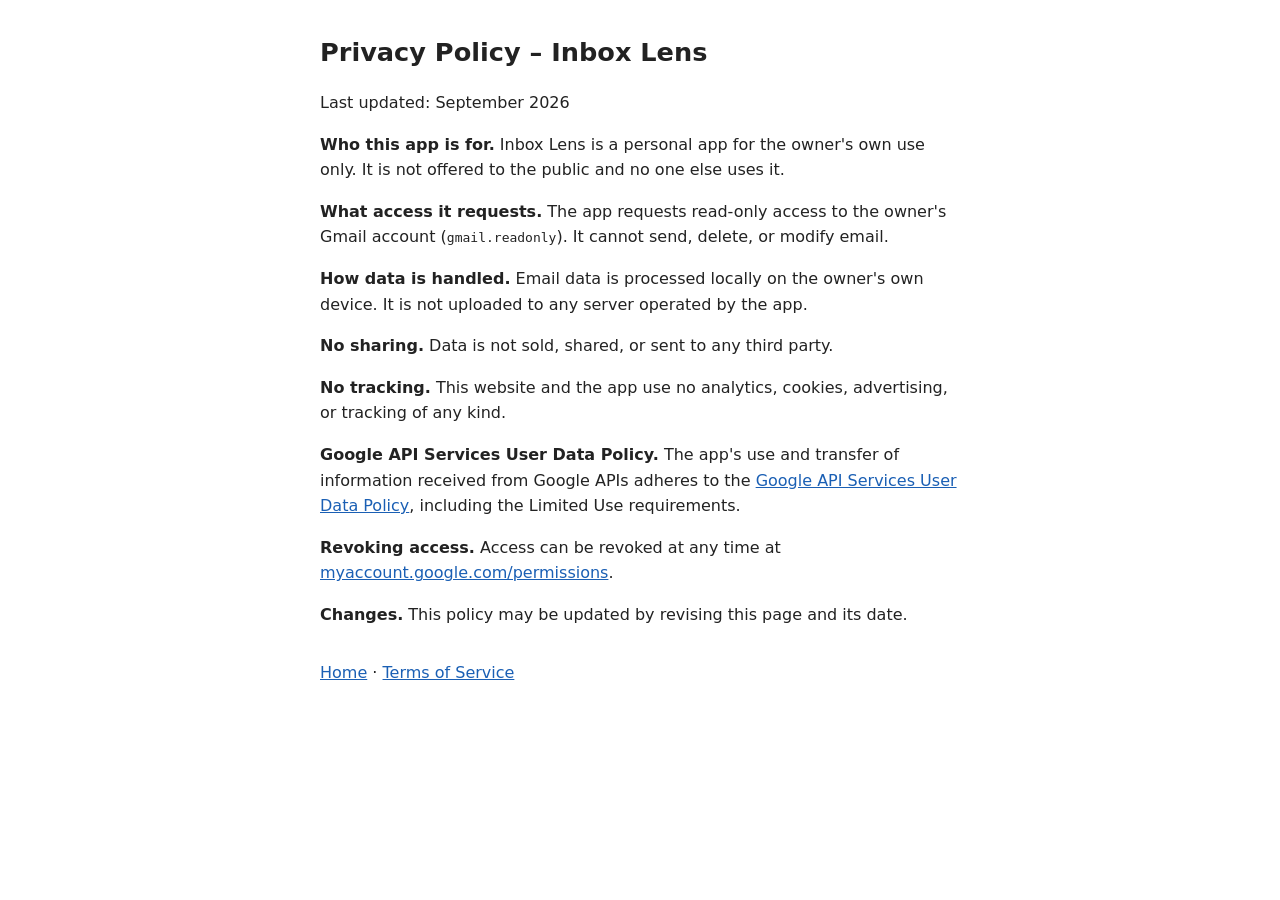
<file: privacy.html>
<!DOCTYPE html>
<html lang="en">
<head>
<meta charset="utf-8">
<meta name="viewport" content="width=device-width, initial-scale=1">
<meta name="robots" content="noindex, nofollow">
<meta name="referrer" content="no-referrer">
<title>Privacy Policy - Inbox Lens</title>
<link rel="stylesheet" href="style.css">
</head>
<body>
<h1>Privacy Policy &ndash; Inbox Lens</h1>
<p>Last updated: September 2026</p>
<p><strong>Who this app is for.</strong> Inbox Lens is a personal app for the owner's own use only. It is not offered to the public and no one else uses it.</p>
<p><strong>What access it requests.</strong> The app requests read-only access to the owner's Gmail account (<code>gmail.readonly</code>). It cannot send, delete, or modify email.</p>
<p><strong>How data is handled.</strong> Email data is processed locally on the owner's own device. It is not uploaded to any server operated by the app.</p>
<p><strong>No sharing.</strong> Data is not sold, shared, or sent to any third party.</p>
<p><strong>No tracking.</strong> This website and the app use no analytics, cookies, advertising, or tracking of any kind.</p>
<p><strong>Google API Services User Data Policy.</strong> The app's use and transfer of information received from Google APIs adheres to the <a href="https://developers.google.com/terms/api-services-user-data-policy" rel="noopener noreferrer">Google API Services User Data Policy</a>, including the Limited Use requirements.</p>
<p><strong>Revoking access.</strong> Access can be revoked at any time at <a href="https://myaccount.google.com/permissions" rel="noopener noreferrer">myaccount.google.com/permissions</a>.</p>
<p><strong>Changes.</strong> This policy may be updated by revising this page and its date.</p>
<nav><a href="index.html">Home</a> &middot; <a href="terms.html">Terms of Service</a></nav>
</body>
</html>
</file>
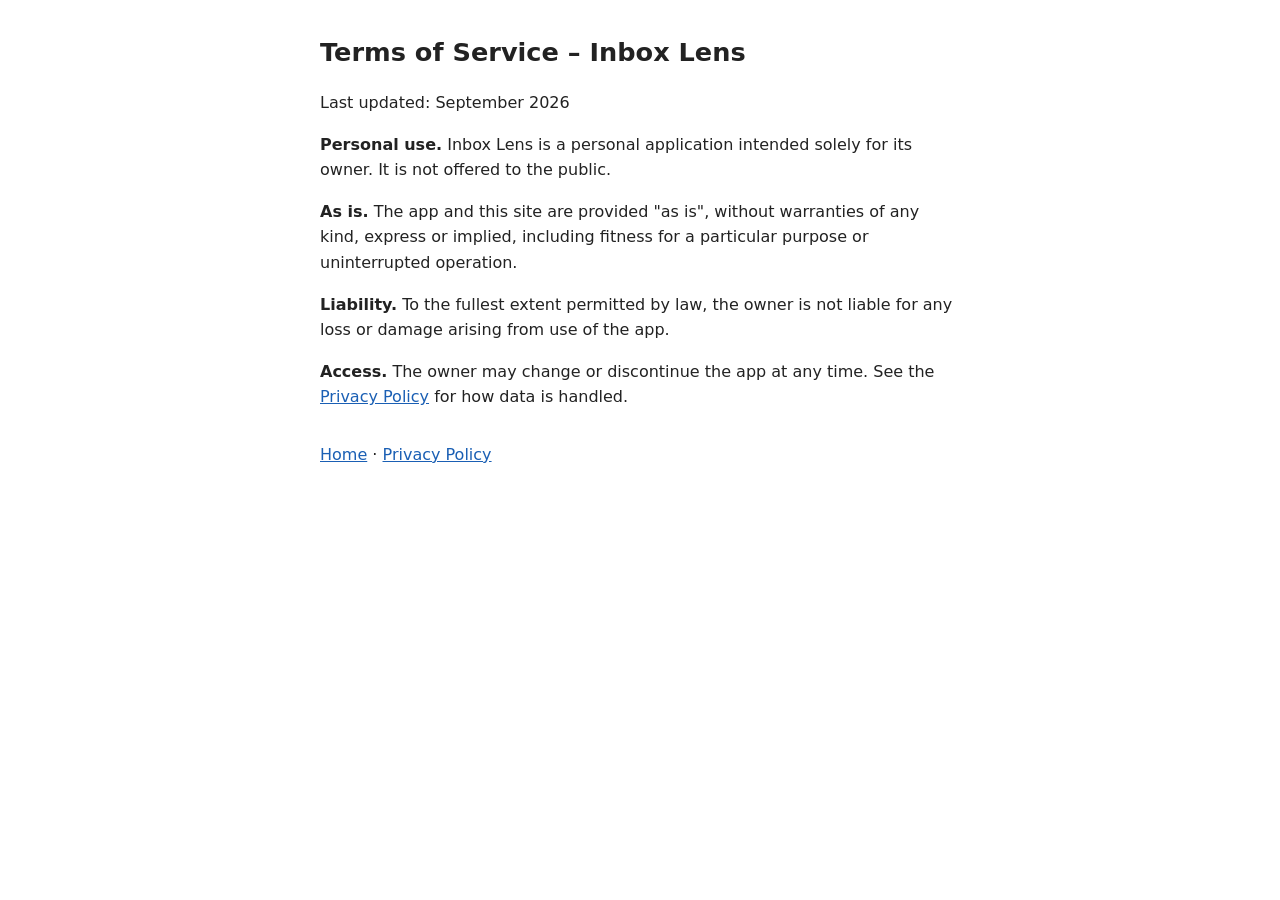
<file: terms.html>
<!DOCTYPE html>
<html lang="en">
<head>
<meta charset="utf-8">
<meta name="viewport" content="width=device-width, initial-scale=1">
<meta name="robots" content="noindex, nofollow">
<meta name="referrer" content="no-referrer">
<title>Terms of Service - Inbox Lens</title>
<link rel="stylesheet" href="style.css">
</head>
<body>
<h1>Terms of Service &ndash; Inbox Lens</h1>
<p>Last updated: September 2026</p>
<p><strong>Personal use.</strong> Inbox Lens is a personal application intended solely for its owner. It is not offered to the public.</p>
<p><strong>As is.</strong> The app and this site are provided "as is", without warranties of any kind, express or implied, including fitness for a particular purpose or uninterrupted operation.</p>
<p><strong>Liability.</strong> To the fullest extent permitted by law, the owner is not liable for any loss or damage arising from use of the app.</p>
<p><strong>Access.</strong> The owner may change or discontinue the app at any time. See the <a href="privacy.html">Privacy Policy</a> for how data is handled.</p>
<nav><a href="index.html">Home</a> &middot; <a href="privacy.html">Privacy Policy</a></nav>
</body>
</html>
</file>
<file: style.css>
body {
  font-family: system-ui, sans-serif;
  max-width: 40rem;
  margin: 2rem auto;
  padding: 0 1rem;
  line-height: 1.6;
  color: #222;
  background: #fff;
}
h1 { font-size: 1.6rem; }
nav { margin-top: 2rem; }
a { color: #1a5fb4; }
</file>
